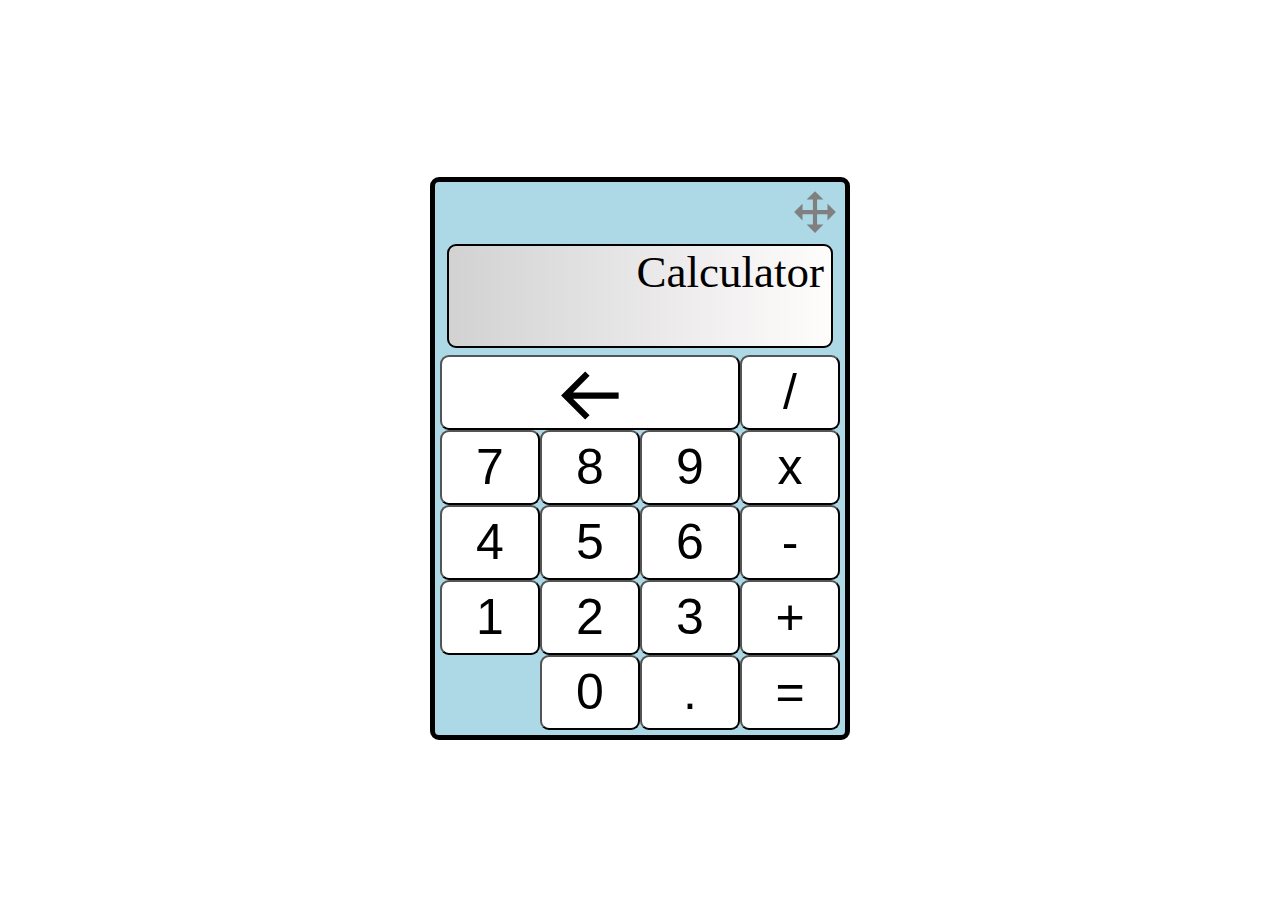
<file: Calculator/index.html>
<!DOCTYPE html>
<html lang="en">
<head>
    <meta charset="UTF-8">
    <meta name="viewport" content="width=device-width, initial-scale=1.0">
    <link href='https://unpkg.com/boxicons@2.1.4/css/boxicons.min.css' rel='stylesheet'>
    <link rel="stylesheet" href="./style.css">
    <title>Calculator</title>
</head>
<body>
    
    <div class="button-wrapper">
        <i class='bx bx-move'></i>
        <div id="display">Calculator</div>
    </div>

    <script>
let display = document.getElementById('display');
        let input = '';
        let operators = ['/', 'X', '-', '+'];

        function updateDisplay(value) {
            display.textContent = value;
        }

        for (let i = 1; i <= 18; i++) { //button loop
            let button = document.createElement("button");
            button.id = "BTN" + i;
            if (i === 1) {
                button.innerHTML = "<img src=\"bx-arrow-back.svg\">";
                button.classList.add("wide");
                
                button.addEventListener('click', () => {
                    input = input.slice(0, -1);
                    updateDisplay(input || 'Calculator');
                });
            }
            if (i === 2) button.innerHTML = "/";
            if (i === 3) button.innerHTML = "7";
            if (i === 4) button.innerHTML = "8";
            if (i === 5) button.innerHTML = "9";
            if (i === 6) button.innerHTML = "x";
            if (i === 7) button.innerHTML = "4";
            if (i === 8) button.innerHTML = "5";
            if (i === 9) button.innerHTML = "6";
            if (i === 10) button.innerHTML = "-";
            if (i === 11) button.innerHTML = "1";
            if (i === 12) button.innerHTML = "2";
            if (i === 13) button.innerHTML = "3";
            if (i === 14) button.innerHTML = "+";
            if (i === 16) button.innerHTML = "0";
            if (i === 17) button.innerHTML = ".";
            if (i === 18) {
                button.innerHTML = "=";
                button.addEventListener('click', () => {
                    try {
                        let rekenen = input.replace(/x/, '*  ');
                        let resultaat = eval(rekenen);
                        updateDisplay(resultaat);
                        input = resultaat.toString();
                    } catch {
                        updateDisplay('Error');
                        input = '';
                    }
                });
        } //button loop

            if (i !== 1 && i !== 18) {
                button.addEventListener('click', () => {
                    input += button.innerHTML;
                    updateDisplay(input);
                });
            }

            document.querySelector(".button-wrapper").appendChild(button);
        }



// het laten bewegen 
const card = document.querySelector('.button-wrapper');
        const moveIcon = document.querySelector('.bx.bx-move');
        let startX, startY, newX, newY;

        moveIcon.addEventListener('mousedown', mouseDown);

        function mouseDown(e) {
            startX = e.clientX;
            startY = e.clientY;

            document.addEventListener('mousemove', mouseMove);
            document.addEventListener('mouseup', mouseUp);
        }

        function mouseMove(e) {
            newX = startX - e.clientX;
            newY = startY - e.clientY;

            startX = e.clientX;
            startY = e.clientY;

            card.style.top = (card.offsetTop - newY) + 'px';
            card.style.left = (card.offsetLeft - newX) + 'px';
        }

        function mouseUp() {
            document.removeEventListener('mousemove', mouseMove);
            document.removeEventListener('mouseup', mouseUp);
        }
// change  test
    </script> 
</body>
</html>
</file>
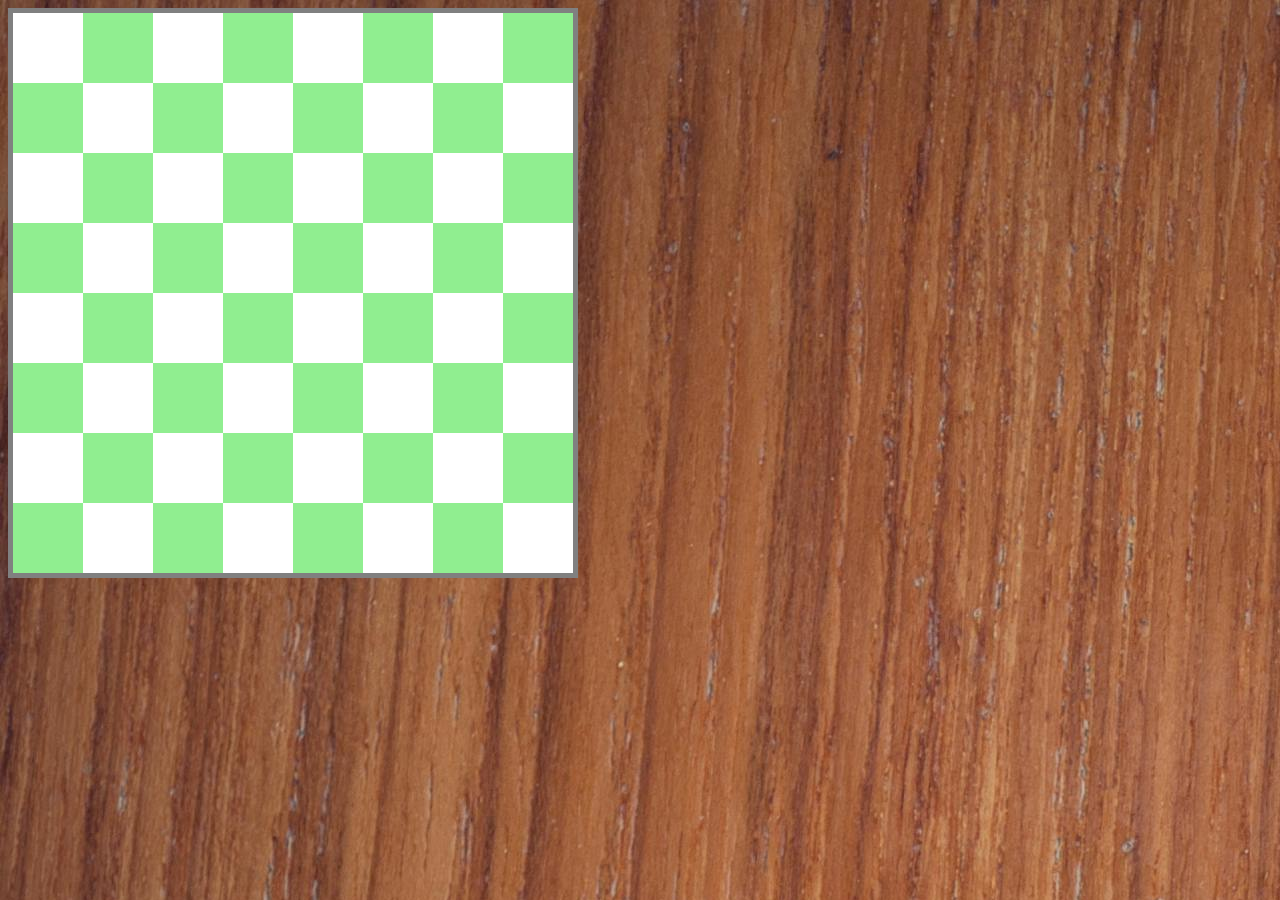
<file: chess/index.html>
<!DOCTYPE html>
<html lang="en">
<head>
    <meta charset="UTF-8">
    <meta name="viewport" content="width=device-width, initial-scale=1.0">
    <link rel="stylesheet" href="style.css" type="text/css">
    <title>Document</title>
</head>
<body>
    <div id="field">
        <div class="wit"></div>
        <div class="groen"></div>
        <div class="wit"></div>
        <div class="groen"></div>
        <div class="wit"></div>
        <div class="groen"></div>
        <div class="wit"></div>
        <div class="groen"></div>

        <div class="groen"></div>
        <div class="wit"></div>
        <div class="groen"></div>
        <div class="wit"></div>
        <div class="groen"></div>
        <div class="wit"></div>
        <div class="groen"></div>
        <div class="wit"></div>

        <div class="wit"></div>
        <div class="groen"></div>
        <div class="wit"></div>
        <div class="groen"></div>
        <div class="wit"></div>
        <div class="groen"></div>
        <div class="wit"></div>
        <div class="groen"></div>

        <div class="groen"></div>
        <div class="wit"></div>
        <div class="groen"></div>
        <div class="wit"></div>
        <div class="groen"></div>
        <div class="wit"></div>
        <div class="groen"></div>
        <div class="wit"></div>

        <div class="wit"></div>
        <div class="groen"></div>
        <div class="wit"></div>
        <div class="groen"></div>
        <div class="wit"></div>
        <div class="groen"></div>
        <div class="wit"></div>
        <div class="groen"></div>

        <div class="groen"></div>
        <div class="wit"></div>
        <div class="groen"></div>
        <div class="wit"></div>
        <div class="groen"></div>
        <div class="wit"></div>
        <div class="groen"></div>
        <div class="wit"></div>

        <div class="wit"></div>
        <div class="groen"></div>
        <div class="wit"></div>
        <div class="groen"></div>
        <div class="wit"></div>
        <div class="groen"></div>
        <div class="wit"></div>
        <div class="groen"></div>
        
        <div class="groen"></div>
        <div class="wit"></div>
        <div class="groen"></div>
        <div class="wit"></div>
        <div class="groen"></div>
        <div class="wit"></div>
        <div class="groen"></div>
        <div class="wit"></div>
    </div>
</body>
</html>
</file>
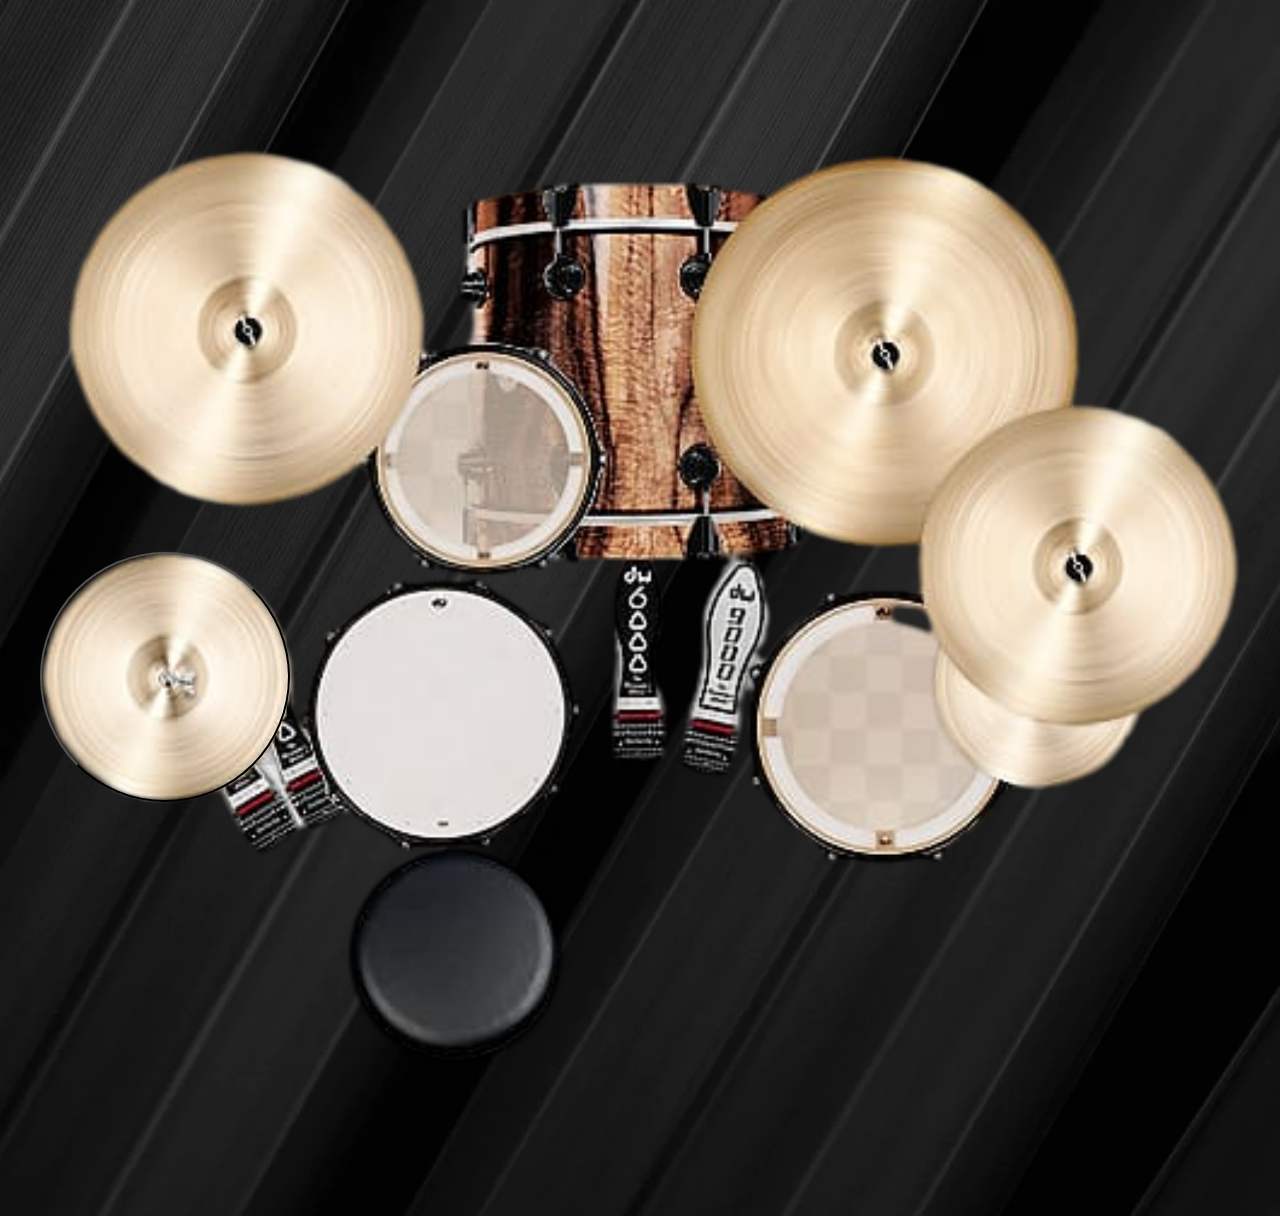
<file: Drum kit/index.html>
<!DOCTYPE html>
<html lang="en">
<head>
    <meta charset="UTF-8">
    <meta name="viewport" content="width=device-width, initial-scale=1.0">
    <link rel="stylesheet" href="style.css" type="text/css">
    <title>Document</title>
</head>
<body>
    <div id="drum1">
        <button class="hi-hat"></button>
    <img src="Drum1.png"></div>
        

    <!-- <div id="drum2"><img src="Drum22.png"></div> -->
</body>
<script src="java.js"></script>
</html>
</file>
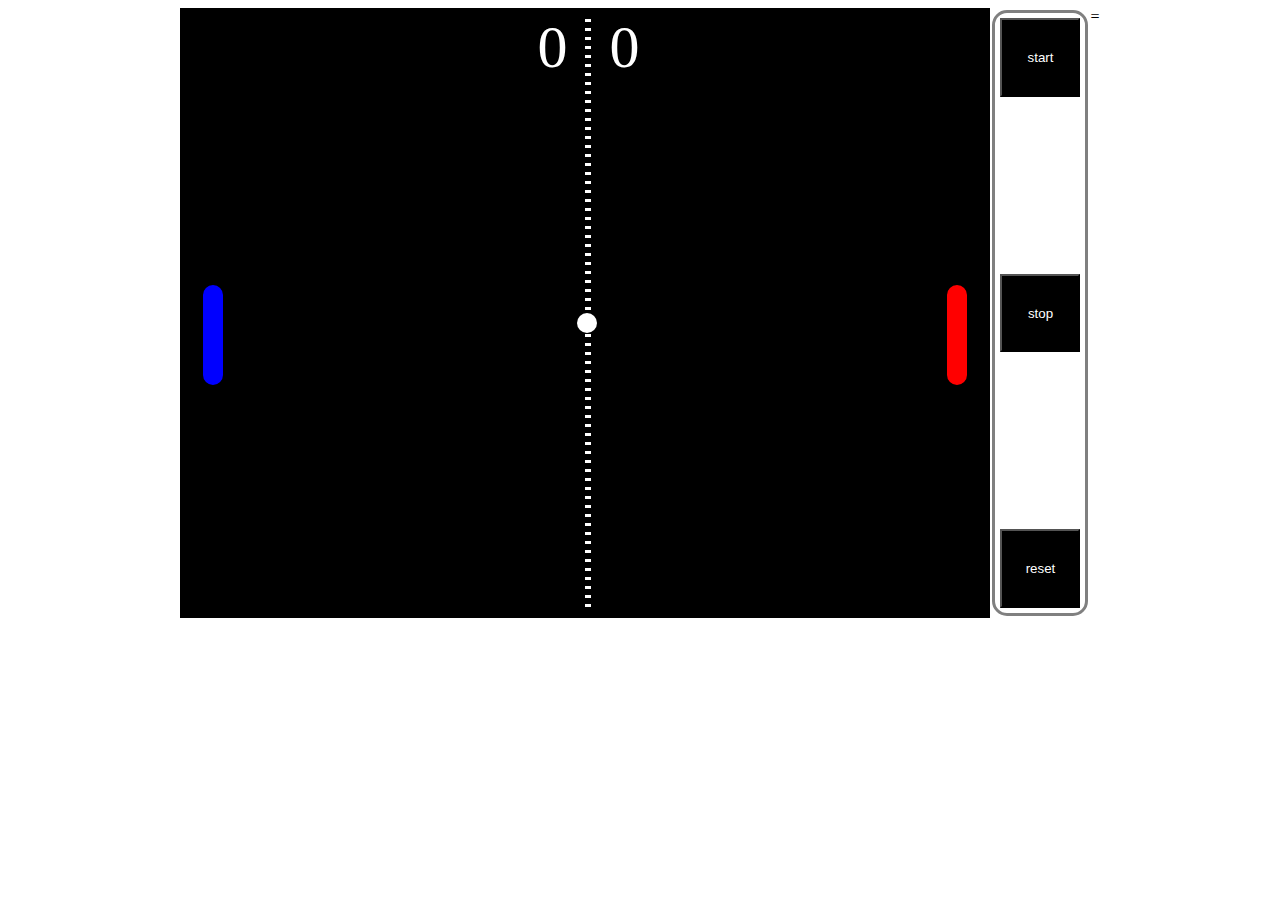
<file: Movegame/index.html>
<!DOCTYPE html>
<html lang="en">
<head>
    <meta charset="UTF-8">
    <meta name="viewport" content="width=device-width, initial-scale=1.0">
    <link rel="stylesheet" href="style.css">
    <title>Pong Game</title>
</head>
<body>
    <div id="veld">
        <div id="lijn" style="border-style: dashed;"></div>
        <div id="ball"></div>
        <div id="linkerSpeler"></div>
        <div id="rechterSpeler"></div>
        <div id="counts">
            <div id="count1">0</div>
            <div id="count2">0</div>
        </div>
    </div>
    <div id="btns">
        <button onclick="fstart()">start</button>
        <button onclick="fstop()">stop</button>
        <button onclick="freset()">reset</button>
    </div>
</body>
<script src="script.js"></script>=
</html>
</file>
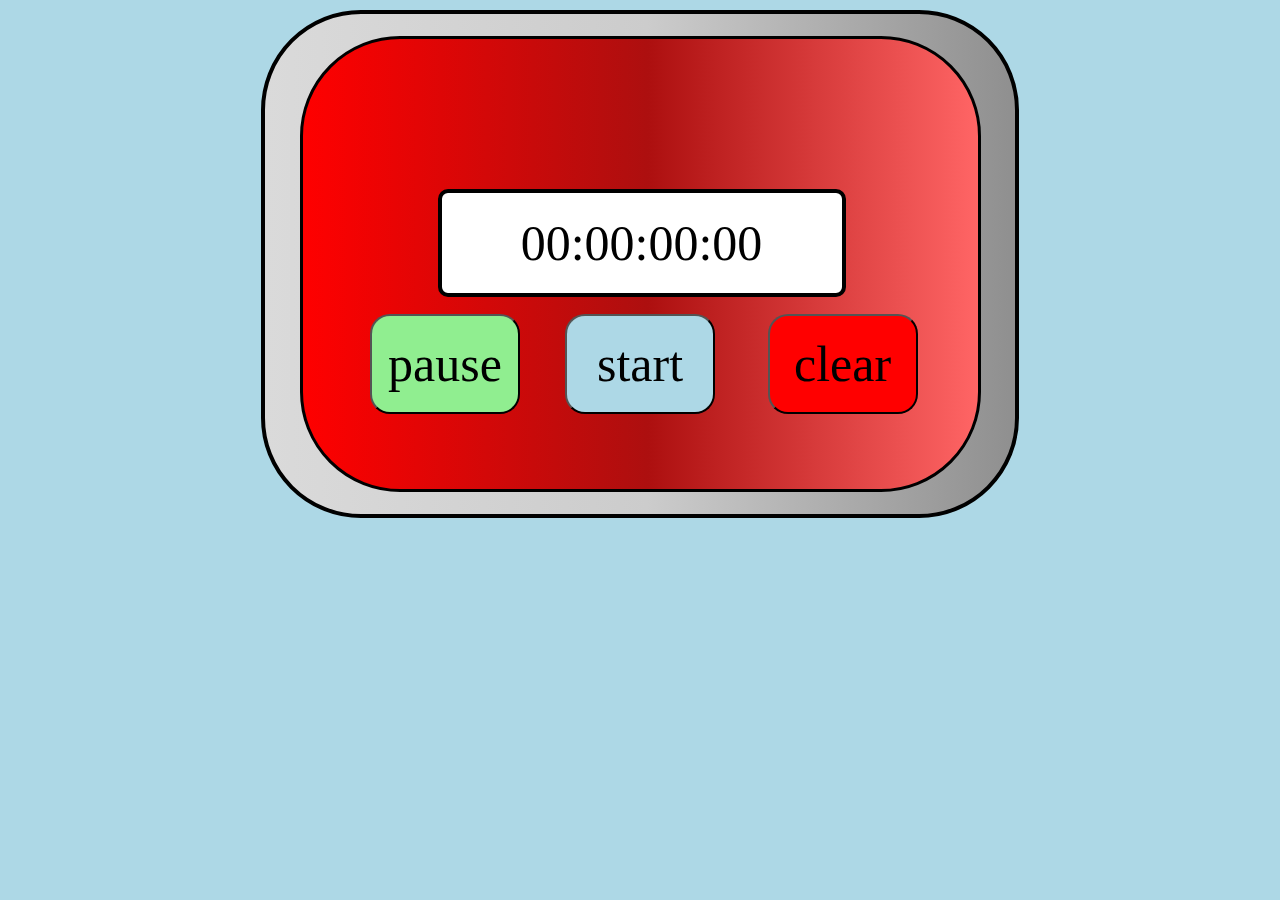
<file: Stopwatch/index.html>
<!DOCTYPE html>
<html lang="en">
<head>
    <meta charset="UTF-8">
    <meta name="viewport" content="width=device-width, initial-scale=1.0">
    <link rel="stylesheet" type="text/css" href="style.css">
    <!-- <script type="text/javascript" src="script.js"></script> -->
    <script src="script.js"></script>
    <title>Document</title>
</head>
<body>
    <div id="container">
            <div id="style1"> 
                <div id="style2">
                    <button id="pause" onclick="pause()">pause</button>
                    <button id="start" onclick="start(); this.disabled = true;">start</button>
                    <button id="clear" onclick="clear()">clear</button>
                    <div id="timer">
                        <div id="uur">00</div>:
                        <div id="min">00</div>:
                        <div id="sec">00</div>: 
                        <div id="milisec">00</div>
                    </div>
                </div> 
            </div>
        </div>
    </div>    
</body>
</html>
</file>
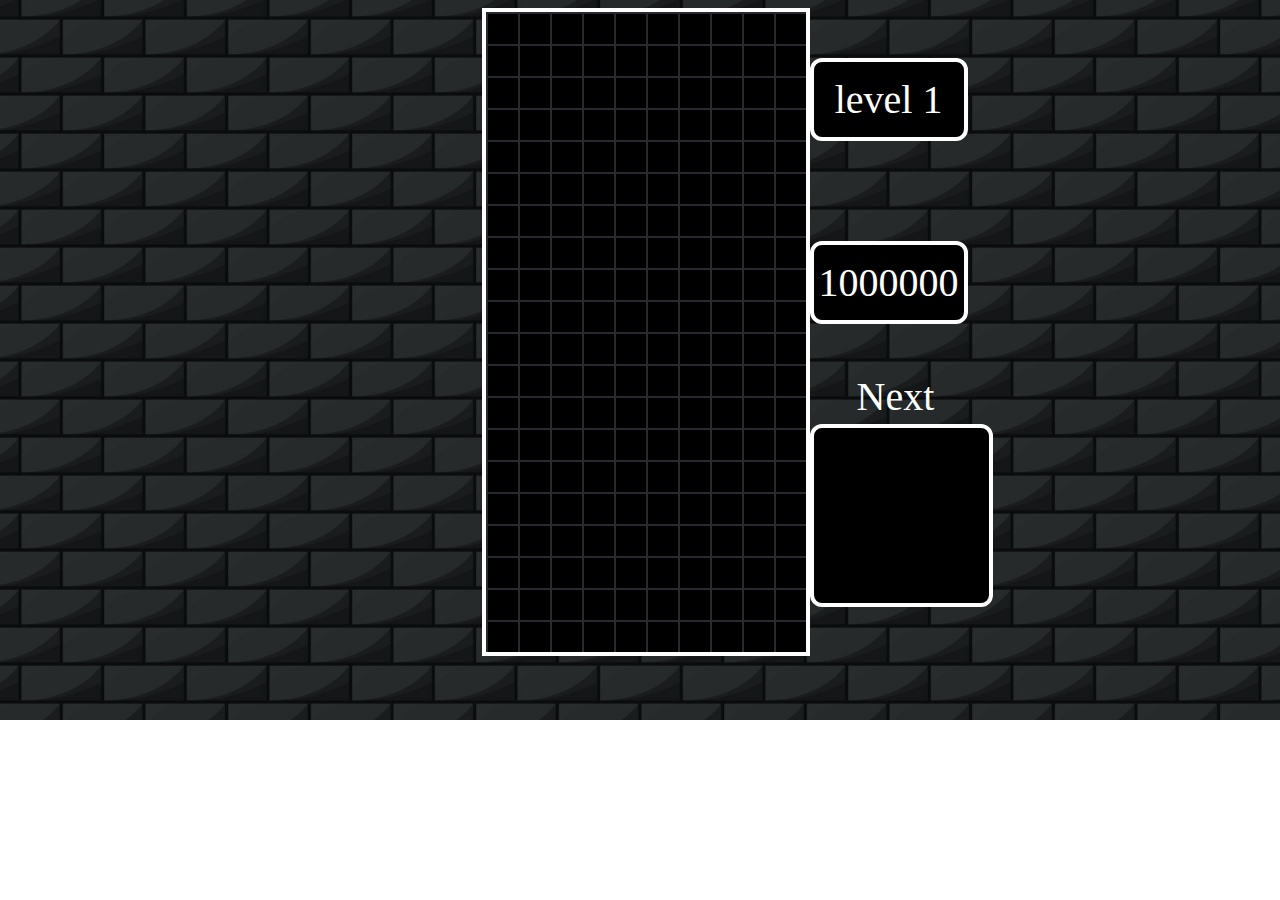
<file: Tetris/index.html>
<!DOCTYPE html>
<html lang="en">
<head>
    <meta charset="UTF-8">
    <meta name="viewport" content="width=device-width, initial-scale=1.0">
    <link rel="stylesheet" type="text/css" href="style.css">
    <title>Document</title>
    <script src="script.js"></script>
</head>
<body>
    <div id="container">
        <canvas id="board" width="320px" height="640px"></canvas>
        <div id="stats">
            <div id="level">level 1</div>
            <div id="scores">1000000</div>
            <div id="text">Next</div>
            <div id="volgende">
                <div id="input"></div>
            </div>
        </div>
    </div>
</body>
</html>
</file>
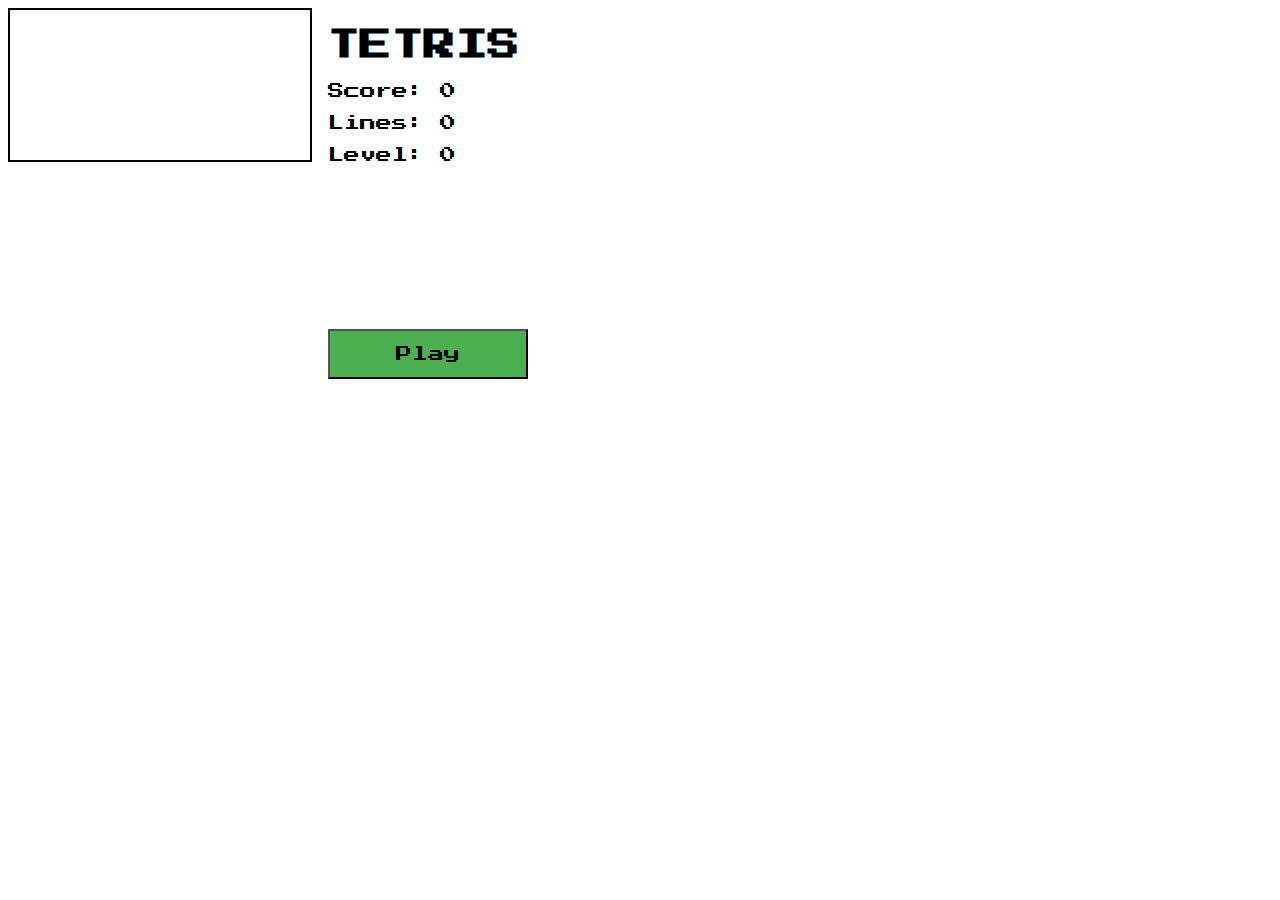
<file: Tetris2/index.html>
<html>
<head>
  <link href="https://fonts.googleapis.com/css?family=Press+Start+2P" rel="stylesheet"/>
  <link rel="stylesheet" href="style.css">
</head>

<body>

  <div class="grid">
    <canvas id="board" class="game-board"></canvas>
    <div class="right-column">
      <div>
        <h1>TETRIS</h1>
        <p>Score: <span id="score">0</span></p>
        <p>Lines: <span id="lines">0</span></p>
        <p>Level: <span id="level">0</span></p>
        <canvas id="next" class="next"></canvas>
      </div>
      <button onclick="play()" class="play-button">Play</button>
    </div>
  </div>
  <script src="main.js"></script>
  <script src="constants.js"></script>
  <script src="board.js"></script>
</body>
</file>
<file: Calculator/style.css>
body{
    height: 100vh;
    display: flex;
    justify-content: center;
    align-items: center;
    
}

.button-wrapper
{
    display: grid;
    grid-template-columns: 1fr 1fr 1fr 1fr;
    padding: 5px;
    border: 5px solid black;
    border-radius: 9px;
    background-color: lightblue;
    user-select: none;
    text-align: right;

    position:absolute;
}

#display
{
    grid-column-start: 1;
    grid-column-end: 5;
    background: linear-gradient(90deg, rgba(210,210,210,1) 0%, rgba(255,252,252,1) 100%);  
    border: 2px solid black;
    height: 100px;
    margin: 7px;
    border-radius: 9px;
    font-size: 45px;
    padding-right: 7px;
}

img
{
    height: 75px;
    width: 75px;
}

button
{
    height: 75px;
    border-radius: 9px;
    background-color: white;
    font-size: 50px;    
}

button:hover
{
    background-color: rgb(186, 186, 186);
}

button.wide 
{
    width: 300px;
}

button:focus
{
    background-color:aliceblue;
}

button:active
{
    background-color:rgb(85, 85, 85);
}

#BTN1
{
    grid-column-start: 1;
    grid-column-end: 4;
}

#BTN15
{
    background: transparent;
    border: none;
}    

.bx.bx-move
{
    font-size: 50px;
    color: grey;
    grid-column-start: 4;

    cursor: pointer;
    display: inline;
    /* position:sticky; */
}
</file>
<file: chess/style.css>
#field {
    border: 5px solid grey;
    width: 560px;
    display: grid;
    grid-template-columns: 1fr 1fr 1fr 1fr 1fr 1fr 1fr 1fr;
    grid-template-rows: 1fr 1fr 1fr 1fr 1fr 1fr 1fr 1fr;
    
  }

  .wit {
    height: 70px;
    width: 70px;
    background-color: white;
  }

  .groen {
    height: 70px;
    width: 70px;
    background-color: lightgreen;
  }

  body{
    background-image: url(pexels-fwstudio-33348-172276.jpg);
  }
</file>
<file: Drum kit/style.css>
#drum1
{
    display: flex;
    width: 1200px;
    height: 1200px;
    margin-left: auto;
    margin-right: auto;
}
.hi-hat
{
    position: absolute;
    top: 552px;
    border-radius: 50%;
    width: 250px;
    height: 250px;
    background: transparent;
    /* border: none; */ 
}


#drum2
{
    display: flex;
    width: 700px;
    height: 700px;
    margin-left: auto;
    margin-right: auto;
}

button:active
{
    box-shadow: 5px 5px 5px #00ff00;
}

body
{
    background-image: url("background.webp");
    background-repeat: no-repeat;
    background-size:cover;
}
</file>
<file: Movegame/style.css>
body {
    display: flex;
    justify-content: center; 
    }

#veld {
    background-color: black;
    height: 600px;
    width: 800px;
    position: relative;
    border: 5px solid black;
}

#lijn
{
    left: 50%;
    background-color: white;
    height: 99%;
    position: absolute;
    border: 3px;
}


#ball {
    background-color: white;
    height: 20px;
    width: 20px;
    position: absolute;
    border-radius: 10px;
}

#linkerSpeler, #rechterSpeler {
    height: 100px;
    width: 20px;
    position: absolute;
    border-radius: 100px;
    border: 2px solid #000;
}

#linkerSpeler {
    background-color: blue;
    top: 45%;
    left: 2%;
}

#rechterSpeler {
    background-color: red;
    top: 45%;
    left: 95%;
}

button {
    height: 80px;
    width: 80px;
    color: white;
    background-color: black;
}

#btns {
    border: 3px solid grey;
    border-radius: 15px;
    padding: 5px;
    margin: 2px;
    display: flex;
    flex-direction:column;
    gap: 30%;
}

#XenY, #score {
    margin: 2px;
    font-size: 20px;
    border: 3px solid grey;
    border-radius: 15px;
    padding: 10px;
}

#stapX, #stapY {
    padding: 10px;
}

#counts
{
    color: white;
    font-size: 60px;
}

#count1
{
    position: absolute;
    left: 44%;
}
#count2
{
    position: absolute;
    left: 53%;
}
</file>
<file: Stopwatch/style.css>
body
{
    background-color: lightblue;
}

#container
{
    display: flex;
    justify-content: center;
    margin: 10px;
}

#style1
{
    background: linear-gradient(90deg, rgba(218,218,218,1) 0%, rgba(204,204,204,1) 51%, rgba(143,143,143,1) 100%);
    border: 4px solid black;
    width: 750px;
    height: 500px;
    border-radius: 100px;
    display: flex;
    justify-content: center;
    align-items: center;
    position: absolute;
}

#style2
{
    background: linear-gradient(90deg, rgba(255,0,0,1) 0%, rgba(173,15,15,1) 51%, rgba(255,101,101,1) 100%);;
    border: 3px solid black;
    width: 675px;
    height: 450px;
    border-radius: 100px;
}

#pause
{
    background-color: lightgreen;
    height: 100px;
    width: 150px;
    border-radius: 20px;

    position: absolute;
    top: 60%;
    left: 14%;
}

#clear
{
    background-color: red;
    height: 100px;
    width: 150px;
    border-radius: 20px;

    position: absolute;
    top: 60%;
    left: 67%;
}

#start
{
    background-color: lightblue;
    height: 100px;
    width: 150px;
    border-radius: 20px;

    position: absolute;
    top: 60%;
    left: 40%;

    display:flex;
}

#timer
{
    background-color: white;
    height: 100px;
    width: 400px;
    border-radius: 10px;
    border: 4px solid black;
    align-items: center;
    justify-content: center;
    position: absolute;
    top: 35%;
    left: 23%;
    font-size: 50px;
    font-family: Brush Script MT;
    display:flex;
}

button
{
    align-items: center;
    justify-content: center;
    font-family: Brush Script MT;
    font-size: 50px;
}
</file>
<file: Tetris/style.css>
body
{
    background-image: url("background.jpg");
    background-repeat: no-repeat;
    background-size:cover;
    position: absolute;
    left: 37%;
}

#container
{
    display: flex;
    flex-direction:column;
    flex-direction:row;
}

canvas {
    border: 2px solid green;
}

#board
{
    display: flex;
    border: 4px solid white;
    /* width: 320px; */
    /* height: 640px; */
    background-color: black;
    background-size: 2em 2em;
    background-image: linear-gradient(#292a30 .1em, transparent .1em), linear-gradient(90deg, #292a30 .1em, transparent .1em);
}

#stats
{
    display: flex;
    flex-direction: column;
    gap: 100px;
    color: white;
    font-size: 40px;
    justify-content: center;
    border-radius: 12px;
}

#level
{
    display: flex;
    border: 4px solid white;
    width: 150px;
    height: 75px;
    background-color: black;
    align-items: center;
    justify-content: center;
    border-radius: 12px;
}

#scores
{
    display: flex;
    border: 4px solid white;
    width: 150px;
    height: 75px;
    background-color: black;
    gap: 20px;
    align-items: center;
    justify-content: center;
    border-radius: 12px;

}

#volgende
{
    display: flex;
    border: 4px solid white;
    width: 175px;
    height: 175px;
    background-color: black;
    align-items: center;
    justify-content: center;
    border-radius: 12px;
}

#input
{
    height: 125px;
    width: 12 5px;
    background-color: white;
    position: absolute;
}

#text
{
    position: absolute;
    display: flex;
    top: 365px;
    left: 375px;
}
</file>
<file: Tetris2/style.css>
* {
    font-family: 'Press Start 2P', cursive;
  }
   
  .grid {
    display: grid;
    grid-template-columns: 320px 200px;
  }
   
  .right-column {
    display: flex;
    flex-direction: column;
    justify-content: space-between;
  }
   
  .game-board {
    border: solid 2px;
  }
   
  .play-button {
    background-color: #4caf50;
    font-size: 16px;
    padding: 15px 30px;
    cursor: pointer;
  }
</file>
